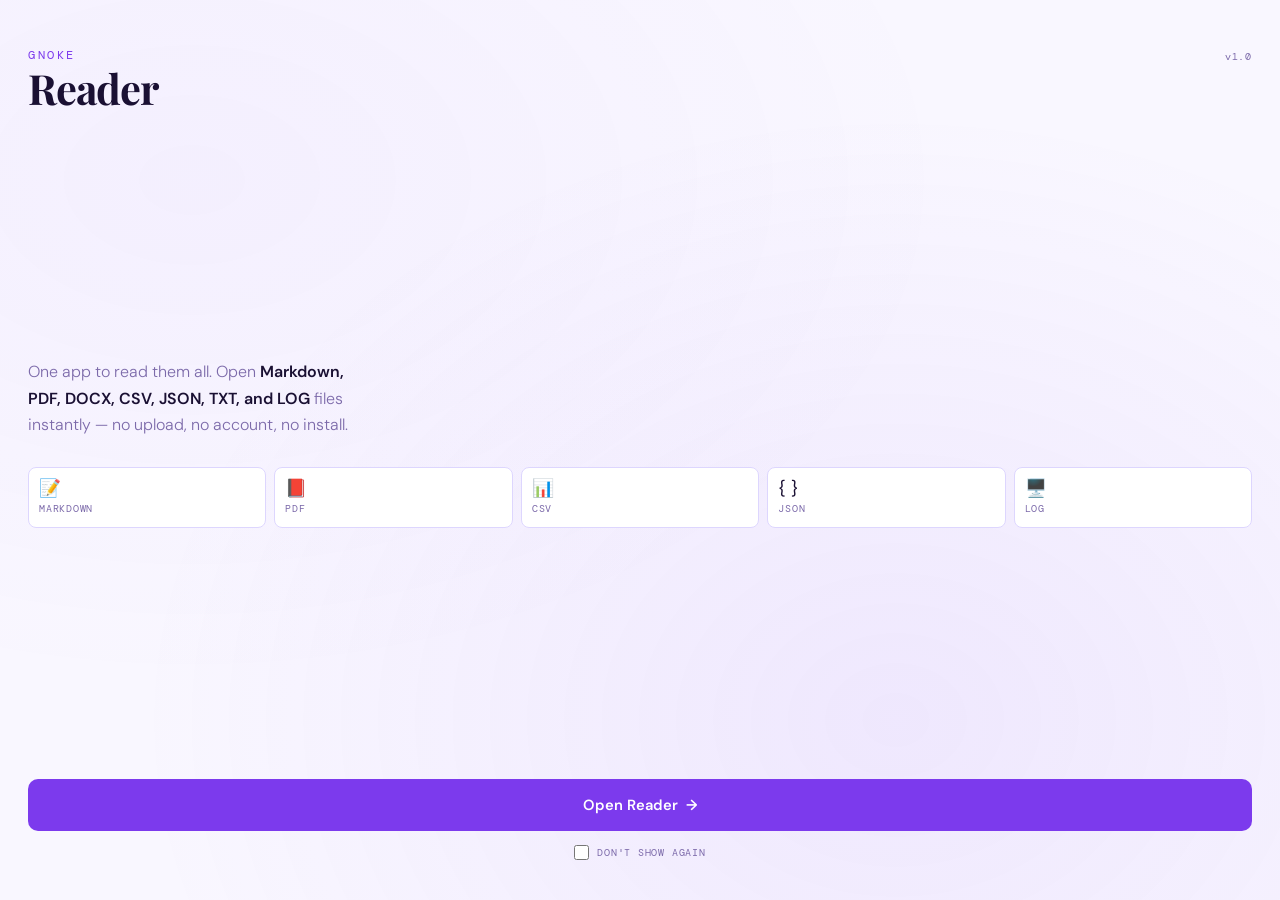
<file: index.html>
<!DOCTYPE html>
<html lang="en">
<head>
  <meta charset="UTF-8" />
  <meta name="viewport" content="width=device-width, initial-scale=1.0, viewport-fit=cover" />
  <title>Gnoke Reader</title>

  <link rel="preconnect" href="https://fonts.googleapis.com" />
  <link rel="preconnect" href="https://fonts.gstatic.com" crossorigin />
  <link href="https://fonts.googleapis.com/css2?family=DM+Mono:wght@400;500&family=Playfair+Display:wght@700&family=DM+Sans:wght@300;400;600&display=swap" rel="stylesheet" />

  <link rel="icon"             type="image/png" href="global.png" />
  <link rel="apple-touch-icon" href="global.png" />
  <link rel="manifest"         href="manifest.json" />

  <script>if ('serviceWorker' in navigator) navigator.serviceWorker.register('sw.js');</script>

  <style>
    *, *::before, *::after { box-sizing: border-box; margin: 0; padding: 0; }
    :root {
      --bg:      #f9f7ff;
      --text:    #1a1033;
      --muted:   #7c6aaa;
      --accent:  #7c3aed;
      --border:  #ddd6fe;
      --surface: #ffffff;
      --font-sans:    'DM Sans', sans-serif;
      --font-mono:    'DM Mono', monospace;
      --font-display: 'Playfair Display', serif;
    }
    html, body { width:100%; height:100dvh; background:var(--bg); color:var(--text); font-family:var(--font-sans); overflow:hidden; -webkit-font-smoothing:antialiased; }

    .bg-layer {
      position:fixed; inset:0; z-index:0; pointer-events:none;
      background:
        radial-gradient(ellipse at 70% 80%, color-mix(in srgb, var(--accent) 8%, transparent) 0%, transparent 60%),
        radial-gradient(ellipse at 15% 20%, color-mix(in srgb, var(--accent) 4%, transparent) 0%, transparent 50%);
    }
    .page { position:relative; z-index:1; width:100%; height:100dvh; display:flex; flex-direction:column; justify-content:space-between; padding:48px 28px 40px; }

    .version { position:absolute; top:50px; right:28px; font-family:var(--font-mono); font-size:.62rem; letter-spacing:.08em; color:var(--muted); opacity:0; animation:up .5s ease .05s forwards; }

    .top { display:flex; flex-direction:column; gap:4px; opacity:0; animation:up .5s ease .1s forwards; }
    .gnoke-label { font-family:var(--font-mono); font-size:.72rem; letter-spacing:.22em; text-transform:uppercase; color:var(--accent); }
    .app-name    { font-family:var(--font-display); font-size:2.6rem; font-weight:700; letter-spacing:-.03em; line-height:1; color:var(--text); }

    .mid { display:flex; flex-direction:column; gap:28px; opacity:0; animation:up .5s ease .25s forwards; }
    .desc { font-size:1rem; font-weight:300; color:var(--muted); line-height:1.65; max-width:320px; }
    .desc strong { color:var(--text); font-weight:600; }

    .pillars { display:flex; gap:8px; }
    .pillar { flex:1; background:var(--surface); border:1px solid var(--border); border-radius:8px; padding:12px 10px; display:flex; flex-direction:column; gap:5px; }
    .pillar-icon  { font-size:1.1rem; line-height:1; }
    .pillar-label { font-family:var(--font-mono); font-size:.6rem; letter-spacing:.08em; text-transform:uppercase; color:var(--muted); }

    .bottom { display:flex; flex-direction:column; gap:14px; opacity:0; animation:up .5s ease .4s forwards; }
    .enter-btn { display:flex; align-items:center; justify-content:center; gap:8px; width:100%; padding:16px; background:var(--accent); color:#fff; font-family:var(--font-sans); font-size:.92rem; font-weight:600; border:none; border-radius:10px; cursor:pointer; text-decoration:none; transition:opacity .15s, transform .15s; }
    .enter-btn:active { opacity:.88; transform:scale(.98); }
    .arrow { transition:transform .2s; display:inline-block; }
    .enter-btn:hover .arrow { transform:translateX(4px); }

    .skip-row { display:flex; align-items:center; justify-content:center; gap:8px; }
    .skip-row input { width:15px; height:15px; accent-color:var(--accent); cursor:pointer; }
    .skip-row label { font-family:var(--font-mono); font-size:.62rem; letter-spacing:.08em; text-transform:uppercase; color:var(--muted); cursor:pointer; user-select:none; }

    body.out { animation:fadeOut .28s ease forwards; }
    @keyframes fadeOut { to { opacity:0; } }
    @keyframes up { from { opacity:0; transform:translateY(12px); } to { opacity:1; transform:translateY(0); } }
  </style>
</head>
<body>

<div class="bg-layer"></div>
<span class="version">v1.0</span>

<div class="page">

  <div class="top">
    <span class="gnoke-label">Gnoke</span>
    <span class="app-name">Reader</span>
  </div>

  <div class="mid">
    <p class="desc">
      One app to read them all.
      Open <strong>Markdown, PDF, DOCX, CSV, JSON, TXT, and LOG</strong> files
      instantly — no upload, no account, no install.
    </p>
    <div class="pillars">
      <div class="pillar"><span class="pillar-icon">📝</span><span class="pillar-label">Markdown</span></div>
      <div class="pillar"><span class="pillar-icon">📕</span><span class="pillar-label">PDF</span></div>
      <div class="pillar"><span class="pillar-icon">📊</span><span class="pillar-label">CSV</span></div>
      <div class="pillar"><span class="pillar-icon">{ }</span><span class="pillar-label">JSON</span></div>
      <div class="pillar"><span class="pillar-icon">🖥️</span><span class="pillar-label">Log</span></div>
    </div>
  </div>

  <div class="bottom">
    <a class="enter-btn" href="main/" onclick="go(event)">
      Open Reader <span class="arrow">→</span>
    </a>
    <div class="skip-row">
      <input type="checkbox" id="skip" />
      <label for="skip">Don't show again</label>
    </div>
  </div>

</div>

<script>
  const KEY = 'gnoke_reader_skip_intro';
  if (localStorage.getItem(KEY) === '1') window.location.replace('main/');
  function go(e) {
    e.preventDefault();
    if (document.getElementById('skip').checked) localStorage.setItem(KEY, '1');
    document.body.classList.add('out');
    setTimeout(() => window.location.href = 'main/', 280);
  }
</script>
</body>
</html>
</file>
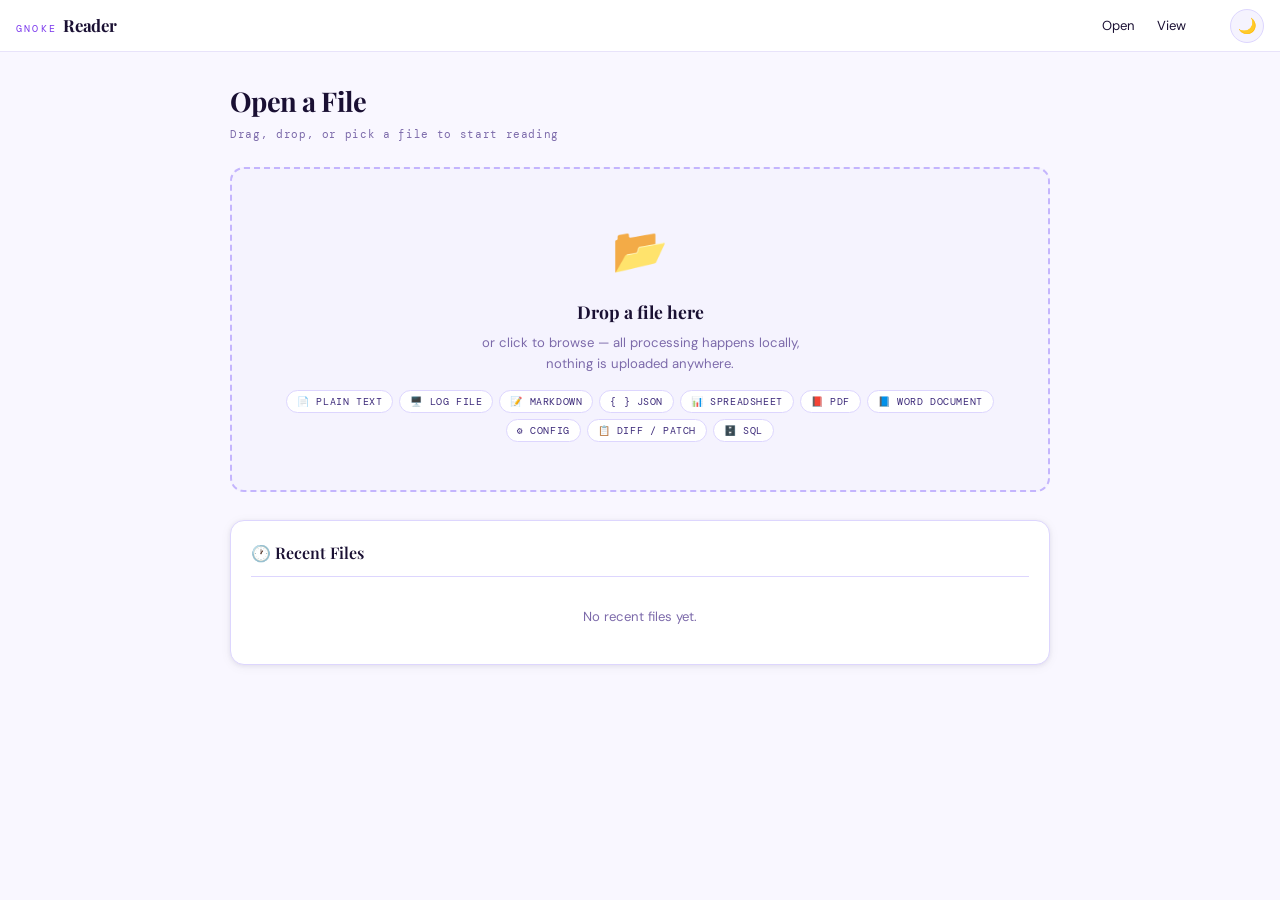
<file: main/index.html>
<!DOCTYPE html>
<html lang="en">
<head>
  <meta charset="UTF-8" />
  <meta name="viewport" content="width=device-width, initial-scale=1.0, viewport-fit=cover" />
  <title>Gnoke Reader</title>

  <link rel="preconnect" href="https://fonts.googleapis.com" />
  <link rel="preconnect" href="https://fonts.gstatic.com" crossorigin />
  <link href="https://fonts.googleapis.com/css2?family=DM+Mono:wght@400;500&family=Playfair+Display:wght@700&family=DM+Sans:wght@300;400;600&display=swap" rel="stylesheet" />

  <link rel="icon"             type="image/png" href="../global.png" />
  <link rel="apple-touch-icon" href="../global.png" />
  <link rel="manifest"         href="../manifest.json" />

  <link rel="stylesheet" href="../style.css" />
  <link rel="stylesheet" href="../readers.css" />

  <script>
    if ('serviceWorker' in navigator) {
      navigator.serviceWorker.register('../sw.js');
    }
  </script>
</head>
<body>


<!-- ════════════════════════════════════════
     TOPBAR
     ════════════════════════════════════════ -->
<div id="topbar">

  <button id="hamburger" title="Menu">&#9776;</button>

  <a id="brand" href="../" title="Gnoke Reader home">
    <span id="brand-gnoke">Gnoke</span>
    <span id="brand-app">Reader</span>
  </a>

  <span id="context-info"></span>
  <div class="topbar-spacer"></div>

  <div class="menu-group" id="menu-group">
    <div class="menu">
      <button class="menu-btn">Open</button>
      <div class="menu-content">
        <button id="btn-open-file">📂 Open File…</button>
      </div>
    </div>
    <div class="menu">
      <button class="menu-btn">View</button>
      <div class="menu-content">
        <button onclick="loadPage('home-page')">🏠 Home</button>
        <button onclick="loadPage('about-page')">ℹ️ About</button>
      </div>
    </div>
  </div>

  <div id="topbar-right">
    <span id="status-chip"></span>
    <button class="icon-btn" id="theme-toggle" title="Toggle theme">🌙</button>
  </div>

</div>


<!-- ════════════════════════════════════════
     PAGES
     ════════════════════════════════════════ -->
<main class="pages">


  <!-- ── HOME PAGE ── -->
  <section id="home-page" class="page active">
    <div class="page-content">

      <div class="page-header">
        <div>
          <h1>Open a File</h1>
          <p class="sub">Drag, drop, or pick a file to start reading</p>
        </div>
      </div>

      <!-- Drop zone -->
      <div class="drop-zone" id="drop-zone" style="margin-bottom:28px;">
        <input type="file" id="file-input"
               accept=".md,.markdown,.txt,.me,.log,.json,.geojson,.jsonl,.csv,.tsv,.pdf,.docx,.ini,.cfg,.conf,.toml,.env,.diff,.patch,.sql" />
        <span class="drop-icon">📂</span>
        <div class="drop-title">Drop a file here</div>
        <div class="drop-sub">
          or click to browse — all processing happens locally,<br>nothing is uploaded anywhere.
        </div>
        <div class="drop-formats" id="format-tags"></div>
      </div>

      <!-- Recent files -->
      <div class="form-card">
        <h2 class="card-title">🕐 Recent Files</h2>
        <div id="recent-list"></div>
      </div>

    </div>
  </section>


  <!-- ── READER PAGE ── -->
  <section id="reader-page" class="page">

    <!-- Toolbar -->
    <div class="reader-toolbar">
      <div class="reader-toolbar-left">
        <span class="reader-format-badge" id="reader-format-badge">—</span>
        <span class="reader-filename"     id="reader-filename">—</span>
      </div>
      <div class="reader-toolbar-right">
        <!-- Search -->
        <div class="reader-search-wrap">
          <span style="color:var(--muted);font-size:.82rem;">🔍</span>
          <input type="search" id="search-input" placeholder="Find in file…" autocomplete="off" />
          <button class="font-btn" id="btn-search-prev" title="Previous match" style="width:20px;height:20px;font-size:.65rem;">↑</button>
          <button class="font-btn" id="btn-search-next" title="Next match" style="width:20px;height:20px;font-size:.65rem;">↓</button>
          <span class="reader-search-count" id="search-count"></span>
        </div>
        <!-- Convert to PDF -->
        <button class="font-btn" id="btn-convert-pdf" title="Convert to PDF" style="font-size:.72rem;width:auto;padding:0 10px;border-radius:6px;">⬇ PDF</button>
        <!-- Open another file -->
        <button class="font-btn" id="btn-open-file-reader" title="Open another file"
                onclick="document.getElementById('file-input').click()" style="font-size:.75rem;">📂</button>
        <!-- Close -->
        <button class="reader-close-btn" id="btn-reader-close" title="Close file">✕</button>
      </div>
    </div>

    <!-- Scrollable content -->
    <div class="reader-content">
      <div id="reader-body" class="reader-body"></div>
    </div>

  </section>


  <!-- ── ABOUT PAGE ── -->
  <section id="about-page" class="page">
    <div class="page-content" style="max-width:600px;">

      <div class="page-header">
        <div>
          <h1>About Reader</h1>
          <p class="sub">Gnoke Suite · v1.1.0</p>
        </div>
        <div style="display:flex;gap:8px;align-items:center;">
          <button class="btn btn-ghost btn-sm" onclick="loadPage('home-page')">← Back</button>
          <button class="btn btn-ghost btn-sm" id="btn-check-update">🔄 Update</button>
        </div>
      </div>

      <div class="form-card" style="margin-bottom:16px;">
        <h2 class="card-title">What It Does</h2>
        <p class="hint">
          Gnoke Reader is a <strong>universal offline document viewer</strong>.
          Open any supported file and read it beautifully — no upload, no account, no server.
          All processing happens inside your browser using local JavaScript.
        </p>
      </div>

      <div class="form-card" style="margin-bottom:16px;">
        <h2 class="card-title">⚙️ Under The Hood</h2>
        <table class="about-table">
          <tbody id="about-tech-table"></tbody>
        </table>
      </div>

      <div class="form-card" style="margin-bottom:16px;">
        <h2 class="card-title">Adding a New Format</h2>
        <p class="hint" style="margin-bottom:12px;">
          Every format is a self-contained plugin in <code>js/readers/</code>.
          To add a new format:
        </p>
        <ol style="padding-left:1.4em;line-height:2;font-size:.84rem;color:var(--text2);">
          <li>Create <code>js/readers/yourformat.js</code></li>
          <li>Call <code>ReaderRegistry.register({ extensions, label, icon, lib, render })</code></li>
          <li>Add one <code>&lt;script&gt;</code> tag in <code>main/index.html</code></li>
          <li>Done — zero other files change</li>
        </ol>
      </div>

      <div class="form-card">
        <h2 class="card-title">Privacy</h2>
        <p class="hint">
          No tracking. No telemetry. No ads. Files never leave your device.
          Recent file metadata (name and date only — never content) is stored in
          <code>localStorage</code> on your device.
        </p>
      </div>

    </div>
  </section>


</main><!-- /pages -->


<!-- ════════════════════════════════════════
     MOBILE DRAWER
     ════════════════════════════════════════ -->
<div id="drawer-overlay"></div>
<nav id="drawer">
  <div id="drawer-header">
    <div id="drawer-brand">
      <span id="drawer-gnoke">Gnoke</span>
      <span id="drawer-app">Reader</span>
    </div>
    <button id="drawer-close">✕</button>
  </div>

  <div class="drawer-section">File</div>
  <button class="drawer-btn" onclick="document.getElementById('file-input').click(); Drawer.close();">📂 Open File…</button>

  <div class="drawer-section">Navigate</div>
  <button class="drawer-btn" onclick="loadPage('home-page'); Drawer.close();">🏠 Home</button>
  <button class="drawer-btn" onclick="loadPage('about-page'); Drawer.close();">ℹ️ About</button>
</nav>


<div id="toast"></div>

<!-- ════════════════════════════════════════
     SCRIPTS — load order matters
     ════════════════════════════════════════ -->
<script src="../js/state.js"></script>
<script src="../js/theme.js"></script>
<script src="../js/ui.js"></script>
<script src="../js/reader-core.js"></script>

<!-- Format plugins — each self-registers via ReaderRegistry.register() -->
<script src="../js/readers/txt.js"></script>
<script src="../js/readers/log.js"></script>
<script src="../js/readers/md.js"></script>
<script src="../js/readers/json.js"></script>
<script src="../js/readers/csv.js"></script>
<script src="../js/readers/pdf.js"></script>
<script src="../js/readers/docx.js"></script>
<script src="../js/readers/ini.js"></script>
<script src="../js/readers/env.js"></script>
<script src="../js/readers/diff.js"></script>
<script src="../js/readers/sql.js"></script>

<script src="../js/converter.js"></script>
<script src="../js/app.js"></script>

<script>
/* ── Update — clear cache + unregister SW + hard reload ── */
async function applyUpdate() {
  const btn = document.getElementById('btn-check-update');
  if (!btn) return;
  btn.disabled    = true;
  btn.textContent = '⏳ Clearing cache…';
  try {
    const keys = await caches.keys();
    await Promise.all(keys.map(k => caches.delete(k)));
    if ('serviceWorker' in navigator) {
      const reg = await navigator.serviceWorker.getRegistration();
      if (reg) await reg.unregister();
    }
  } catch (e) { console.warn('[update] cache clear failed', e); }
  btn.textContent = '⏳ Reloading…';
  location.reload(true);
}
document.addEventListener('DOMContentLoaded', () => {
  document.getElementById('btn-check-update')
    ?.addEventListener('click', applyUpdate);
});
</script>

</body>
</html>
</file>
<file: style.css>
/* ══════════════════════════════════════════════════════════════════════════
   style.css — Gnoke Reader
   Accent: Amethyst violet #7c3aed — knowledge, reading, library
   Topbar: warm white — calm and focused reading environment
   Copyright © 2026 Edmund Sparrow — GNU GPL v3
   ══════════════════════════════════════════════════════════════════════════ */

/* ── 1. TOKENS ──────────────────────────────────────────────────────────── */
:root {
  --bg:        #f9f7ff;
  --bg2:       #f0ecfd;
  --surface:   #ffffff;
  --surface2:  #f5f3fe;
  --surface3:  #ede9fb;

  --text:      #1a1033;
  --text2:     #3d2b7a;
  --muted:     #7c6aaa;

  --border:    #ddd6fe;
  --border2:   #c4b5fd;

  --accent:    #7c3aed;
  --accent-dk: #6d28d9;
  --accent-lt: #ede9fe;
  --accent-txt:#4c1d95;
  --accent-dim:color-mix(in srgb, #7c3aed 10%, transparent);

  --green:     #1a6647;
  --green-lt:  #d4f0e4;
  --red:       #b03030;
  --red-lt:    #fde8e8;
  --danger:    #dc2626;

  --topbar-bg:    #ffffff;
  --topbar-bdr:   #e8e3fa;
  --topbar-txt:   #1a1033;
  --topbar-muted: #7c6aaa;
  --topbar-h:     52px;

  --font-sans:    'DM Sans', system-ui, sans-serif;
  --font-mono:    'DM Mono', monospace;
  --font-display: 'Playfair Display', serif;

  --radius:       10px;
  --radius-lg:    14px;
  --shadow:       0 1px 4px rgba(26,16,51,.07), 0 2px 12px rgba(26,16,51,.05);
  --shadow-lg:    0 4px 24px rgba(26,16,51,.14);
  --transition:   0.18s ease;
}

[data-theme="dark"] {
  --bg:        #0e0a1a;
  --bg2:       #130f22;
  --surface:   #1a1430;
  --surface2:  #221a3c;
  --surface3:  #2a2048;

  --text:      #ede9fe;
  --text2:     #c4b5fd;
  --muted:     #7c6aaa;

  --border:    #2a2048;
  --border2:   #3d2b7a;

  --accent-lt: #1e1538;
  --accent-txt:#c4b5fd;
  --accent-dim:color-mix(in srgb, #7c3aed 18%, transparent);

  --green:     #2a9e6a;
  --green-lt:  #0d2c20;
  --red:       #e05252;
  --red-lt:    #2c0f0f;

  --topbar-bg:    #130f22;
  --topbar-bdr:   #2a2048;
  --topbar-txt:   #ede9fe;
  --topbar-muted: #7c6aaa;
}

/* ── 2. RESET ───────────────────────────────────────────────────────────── */
*, *::before, *::after { box-sizing: border-box; margin: 0; padding: 0; }
html { scroll-behavior: smooth; overflow-x: hidden; }
body {
  font-family: var(--font-sans);
  background: var(--bg); color: var(--text);
  line-height: 1.55; min-height: 100dvh;
  -webkit-font-smoothing: antialiased;
  overflow: hidden; display: flex; flex-direction: column;
  transition: background .2s, color .2s;
}
a { text-decoration: none; color: inherit; }
input, select, textarea, button { font-family: var(--font-sans); font-size: inherit; }

/* ── 3. LOADING OVERLAY ─────────────────────────────────────────────────── */
#loading-overlay {
  position: fixed; inset: 0; background: var(--bg);
  display: flex; align-items: center; justify-content: center;
  flex-direction: column; gap: 16px; z-index: 999;
}
.loader-dots { display: flex; gap: 6px; }
.loader-dot {
  width: 9px; height: 9px; border-radius: 50%;
  background: var(--accent); animation: blink 1.2s infinite;
}
.loader-dot:nth-child(2) { animation-delay: .2s; }
.loader-dot:nth-child(3) { animation-delay: .4s; }
@keyframes blink {
  0%,80%,100% { opacity:.2; transform:scale(.8); }
  40%         { opacity:1;  transform:scale(1); }
}
.loader-text {
  font-family: var(--font-mono); font-size: .7rem;
  letter-spacing: .12em; text-transform: uppercase; color: var(--muted);
}

/* ── 4. TOPBAR ──────────────────────────────────────────────────────────── */
#topbar {
  height: var(--topbar-h);
  background: var(--topbar-bg);
  border-bottom: 1px solid var(--topbar-bdr);
  display: flex; align-items: center;
  gap: 10px; padding: 0 16px;
  flex-shrink: 0; z-index: 100;
  transition: background .2s;
}

#hamburger {
  width: 34px; height: 34px; border-radius: 50%;
  border: 1px solid var(--border);
  background: var(--surface2); color: var(--topbar-txt);
  font-size: 16px; cursor: pointer;
  display: none; align-items: center; justify-content: center;
  transition: border-color var(--transition);
}
#hamburger:hover { border-color: var(--accent); }

#brand {
  display: flex; align-items: baseline; gap: 6px;
  text-decoration: none; flex-shrink: 0; cursor: pointer;
}
#brand-gnoke {
  font-family: var(--font-mono); font-size: .62rem;
  letter-spacing: .22em; text-transform: uppercase; color: var(--accent);
}
#brand-app {
  font-family: var(--font-display); font-size: 1.05rem;
  font-weight: 700; color: var(--topbar-txt); letter-spacing: -.01em;
}

#context-info {
  font-family: var(--font-mono); font-size: .68rem;
  letter-spacing: .04em; color: var(--topbar-muted); margin-left: 4px;
  overflow: hidden; text-overflow: ellipsis; white-space: nowrap;
  max-width: 180px;
}

.topbar-spacer { flex: 1; }

.menu-group { display: flex; gap: 2px; }
.menu { position: relative; }
.menu-btn {
  background: transparent; border: none;
  color: var(--topbar-txt); font-family: var(--font-sans);
  font-size: .82rem; padding: 6px 10px; cursor: pointer;
  border-radius: 5px; transition: background var(--transition), color var(--transition);
}
.menu-btn:hover { background: var(--accent-dim); color: var(--accent); }
.menu-content {
  display: none; position: absolute; top: calc(100% + 6px); left: 0;
  background: var(--surface); border: 1px solid var(--border);
  border-radius: 8px; min-width: 160px;
  box-shadow: 0 8px 24px rgba(0,0,0,.12);
  padding: 4px; z-index: 200;
}
.menu:hover .menu-content,
.menu:focus-within .menu-content { display: flex; flex-direction: column; }
.menu-content button, .menu-content a {
  background: none; border: none; text-align: left;
  padding: 8px 12px; font-family: var(--font-sans);
  font-size: .82rem; color: var(--text); cursor: pointer;
  border-radius: 5px; display: block; text-decoration: none;
  transition: background var(--transition);
}
.menu-content button:hover,
.menu-content a:hover { background: var(--accent-dim); color: var(--accent); }
.menu-content hr { border: none; border-top: 1px solid var(--border); margin: 4px 0; }

#topbar-right { display: flex; align-items: center; gap: 6px; flex-shrink: 0; }

#status-chip {
  font-family: var(--font-mono); font-size: .6rem;
  letter-spacing: .1em; text-transform: uppercase;
  background: var(--surface2); color: var(--topbar-muted);
  border: 1px solid var(--border);
  padding: 3px 8px; border-radius: 20px;
  opacity: 0; transition: opacity .3s; pointer-events: none;
}
#status-chip.show { opacity: 1; }

.icon-btn {
  width: 34px; height: 34px; border-radius: 50%;
  border: 1px solid var(--border); background: var(--surface2);
  color: var(--topbar-txt); cursor: pointer; font-size: 15px;
  display: flex; align-items: center; justify-content: center;
  transition: border-color var(--transition), background var(--transition);
}
.icon-btn:hover { border-color: var(--accent); background: var(--accent-dim); color: var(--accent); }

/* ── 5. PAGES ────────────────────────────────────────────────────────────── */
.pages { flex: 1; overflow: hidden; position: relative; }
.page  { position: absolute; inset: 0; overflow-y: auto; display: none; }
.page.active { display: block; animation: fadeUp .22s ease forwards; }

@keyframes fadeUp {
  from { opacity: 0; transform: translateY(8px); }
  to   { opacity: 1; transform: translateY(0); }
}

.page-content { max-width: 860px; margin: 0 auto; padding: 28px 20px 60px; }

.page-header {
  display: flex; align-items: flex-start;
  justify-content: space-between; gap: 16px;
  margin-bottom: 24px; flex-wrap: wrap;
}
.page-header h1 {
  font-family: var(--font-display);
  font-size: 1.7rem; font-weight: 700;
  color: var(--text); letter-spacing: -.02em;
}
.page-header .sub {
  font-family: var(--font-mono); font-size: .68rem;
  letter-spacing: .06em; color: var(--muted); margin-top: 4px;
}

/* ── 6. CARDS ────────────────────────────────────────────────────────────── */
.card-grid {
  display: grid;
  grid-template-columns: repeat(auto-fit, minmax(280px, 1fr));
  gap: 16px;
}
.form-card {
  background: var(--surface); border: 1px solid var(--border);
  border-radius: var(--radius-lg); padding: 20px;
  box-shadow: var(--shadow);
}
.card-title {
  font-family: var(--font-display); font-size: 1rem;
  font-weight: 600; color: var(--text);
  margin-bottom: 14px; padding-bottom: 10px;
  border-bottom: 1px solid var(--border);
}
.hint { font-size: .82rem; font-weight: 300; color: var(--muted); line-height: 1.65; }
.hint strong { color: var(--text); font-weight: 600; }

/* ── 7. BUTTONS ──────────────────────────────────────────────────────────── */
.btn {
  padding: 9px 16px; border-radius: 8px; border: none;
  font-family: var(--font-sans); font-size: .82rem; font-weight: 600;
  cursor: pointer; display: inline-flex; align-items: center; gap: 6px;
  transition: opacity var(--transition), transform var(--transition), background var(--transition);
  white-space: nowrap;
}
.btn:active { opacity: .85; transform: scale(.98); }

.btn-primary { background: var(--accent); color: #fff; }
.btn-primary:hover { background: var(--accent-dk); }
.btn-ghost { background: transparent; color: var(--text); border: 1px solid var(--border); }
.btn-ghost:hover { border-color: var(--accent); color: var(--accent); }
.btn-danger { background: var(--danger); color: #fff; }
.btn-outline { background: transparent; color: var(--accent); border: 1.5px solid var(--accent); }
.btn-outline:hover { background: var(--accent-lt); }
.btn-sm { padding: 6px 12px; font-size: .76rem; }

/* ── 8. FORM ELEMENTS ────────────────────────────────────────────────────── */
label {
  display: block; font-family: var(--font-mono);
  font-size: .68rem; font-weight: 500; letter-spacing: .08em;
  text-transform: uppercase; color: var(--text2); margin-bottom: 5px;
}
input[type="text"],
input[type="search"],
input[type="number"],
textarea, select {
  width: 100%; padding: 8px 12px;
  border: 1.5px solid var(--border); border-radius: 8px;
  background: var(--surface); color: var(--text);
  font-size: .88rem; font-family: var(--font-sans);
  transition: border-color var(--transition), box-shadow var(--transition);
}
input:focus, textarea:focus, select:focus {
  outline: none; border-color: var(--accent);
  box-shadow: 0 0 0 3px var(--accent-lt);
}
input::placeholder { color: var(--muted); }
[data-theme="dark"] input,
[data-theme="dark"] textarea,
[data-theme="dark"] select {
  background: var(--surface2); border-color: var(--border2);
}

/* ── 9. TABLES (generic) ─────────────────────────────────────────────────── */
.about-table { width: 100%; border-collapse: collapse; font-size: .8rem; }
.about-table td { padding: 7px 0; border-bottom: 1px solid var(--border); color: var(--muted); }
.about-table td:first-child { font-family: var(--font-mono); font-size: .72rem; color: var(--text); width: 40%; }
.about-table tr:last-child td { border-bottom: none; }

/* ── 10. MODALS ──────────────────────────────────────────────────────────── */
.modal-overlay {
  position: fixed; inset: 0; z-index: 300;
  background: rgba(0,0,0,.4);
  display: none; align-items: center; justify-content: center; padding: 20px;
}
.modal-overlay.show { display: flex; }
.modal {
  background: var(--surface); border: 1px solid var(--border);
  border-radius: var(--radius-lg); width: 100%; max-width: 420px;
  padding: 20px; box-shadow: 0 16px 48px rgba(0,0,0,.18);
}
.modal-head { display: flex; align-items: center; justify-content: space-between; margin-bottom: 14px; }
.modal-head h3 { font-size: .95rem; font-weight: 600; }
.modal-close { background: none; border: none; font-size: 1rem; cursor: pointer; color: var(--muted); padding: 2px 6px; border-radius: 4px; }
.modal-close:hover { color: var(--text); }
.modal-body { font-size: .84rem; color: var(--muted); line-height: 1.6; margin-bottom: 14px; }
.modal-actions { display: flex; justify-content: flex-end; gap: 8px; margin-top: 14px; }

/* ── 11. TOAST ───────────────────────────────────────────────────────────── */
#toast {
  position: fixed; bottom: 28px; left: 50%;
  transform: translateX(-50%) translateY(12px);
  background: var(--text); color: var(--bg);
  font-family: var(--font-mono); font-size: .72rem; letter-spacing: .04em;
  padding: 10px 18px; border-radius: 24px;
  opacity: 0; pointer-events: none;
  transition: opacity .2s, transform .2s;
  white-space: nowrap; z-index: 999;
}
#toast.show { opacity: 1; transform: translateX(-50%) translateY(0); }
#toast.err  { background: var(--danger); color: #fff; }
#toast.ok   { background: var(--green);  color: #fff; }

/* ── 12. MOBILE DRAWER ───────────────────────────────────────────────────── */
#drawer-overlay {
  display: none; position: fixed; inset: 0;
  background: rgba(0,0,0,.4); z-index: 150;
}
#drawer-overlay.open { display: block; }
#drawer {
  position: fixed; top: 0; left: 0; bottom: 0;
  width: 270px; background: var(--topbar-bg); z-index: 160;
  border-right: 1px solid var(--topbar-bdr);
  transform: translateX(-100%); transition: transform .28s ease;
  display: flex; flex-direction: column; overflow-y: auto;
}
#drawer.open { transform: translateX(0); }
#drawer-header {
  display: flex; align-items: center; justify-content: space-between;
  padding: 16px 16px 12px; border-bottom: 1px solid var(--topbar-bdr);
}
#drawer-brand { display: flex; align-items: baseline; gap: 6px; }
#drawer-gnoke { font-family: var(--font-mono); font-size: .62rem; letter-spacing: .22em; text-transform: uppercase; color: var(--accent); }
#drawer-app   { font-family: var(--font-display); font-size: 1rem; font-weight: 700; color: var(--topbar-txt); }
#drawer-close { background: none; border: none; color: var(--topbar-muted); font-size: 1rem; cursor: pointer; padding: 4px 8px; transition: color var(--transition); }
#drawer-close:hover { color: var(--topbar-txt); }
.drawer-section { font-family: var(--font-mono); font-size: .58rem; letter-spacing: .14em; text-transform: uppercase; color: var(--topbar-muted); padding: 16px 16px 6px; }
.drawer-btn { background: none; border: none; text-align: left; width: 100%; padding: 10px 16px; font-family: var(--font-sans); font-size: .86rem; color: var(--topbar-txt); cursor: pointer; transition: background var(--transition), color var(--transition); }
.drawer-btn:hover { background: var(--accent-dim); color: var(--accent); }
.drawer-btn.active { color: var(--accent); font-weight: 600; background: var(--accent-dim); }

/* ── 13. RESPONSIVE ──────────────────────────────────────────────────────── */
@media (max-width: 640px) {
  #hamburger    { display: flex; }
  .menu-group   { display: none; }
  #context-info { max-width: 120px; }
  .page-content { padding: 18px 14px 60px; }
  .card-grid    { grid-template-columns: 1fr; }
  .page-header h1 { font-size: 1.4rem; }
}
@media (min-width: 641px) {
  #hamburger { display: none; }
  #drawer, #drawer-overlay { display: none !important; }
}
@media (display-mode: standalone) {
  #topbar { padding-top: env(safe-area-inset-top); height: calc(var(--topbar-h) + env(safe-area-inset-top)); }
}
</file>
<file: readers.css>
/* ══════════════════════════════════════════════════════════════════════════
   reader.css — Gnoke Reader
   All document rendering typography lives here.
   Loaded only by main/index.html — never by splash or other pages.
   ══════════════════════════════════════════════════════════════════════════ */

/* ── Reader page layout ── */
#reader-page {
  display: none;         /* shown by ReaderCore when file is open */
  flex-direction: column;
}
#reader-page.active {
  display: flex;
}

/* ── Reader toolbar (inside the page, below topbar) ── */
.reader-toolbar {
  display: flex;
  align-items: center;
  gap: 8px;
  padding: 8px 16px;
  background: var(--surface);
  border-bottom: 1px solid var(--border);
  flex-shrink: 0;
  flex-wrap: wrap;
  z-index: 50;
}
.reader-toolbar-left  { display: flex; align-items: center; gap: 8px; flex: 1; min-width: 0; }
.reader-toolbar-right { display: flex; align-items: center; gap: 6px; flex-shrink: 0; }

.reader-filename {
  font-family: var(--font-mono);
  font-size: .72rem; letter-spacing: .04em;
  color: var(--text); font-weight: 600;
  white-space: nowrap; overflow: hidden; text-overflow: ellipsis;
  max-width: 220px;
}

.reader-format-badge {
  font-family: var(--font-mono);
  font-size: .58rem; letter-spacing: .1em; text-transform: uppercase;
  background: var(--accent-lt); color: var(--accent);
  padding: 2px 7px; border-radius: 999px; flex-shrink: 0;
}

/* Search box */
.reader-search-wrap {
  display: flex; align-items: center; gap: 6px;
  background: var(--surface2); border: 1.5px solid var(--border);
  border-radius: 20px; padding: 4px 10px;
  transition: border-color var(--transition);
}
.reader-search-wrap:focus-within { border-color: var(--accent); }
.reader-search-wrap input {
  border: none; background: transparent; color: var(--text);
  font-size: .78rem; width: 140px; outline: none; padding: 0;
}
.reader-search-wrap input::placeholder { color: var(--muted); }
.reader-search-count {
  font-family: var(--font-mono); font-size: .62rem;
  color: var(--muted); white-space: nowrap;
}

/* Font size controls */
.font-btn {
  width: 28px; height: 28px; border-radius: 50%;
  border: 1px solid var(--border); background: var(--surface2);
  color: var(--text2); cursor: pointer; font-size: .8rem;
  display: flex; align-items: center; justify-content: center;
  transition: all var(--transition); flex-shrink: 0;
}
.font-btn:hover { border-color: var(--accent); color: var(--accent); background: var(--accent-lt); }

/* Close reader button */
.reader-close-btn {
  width: 28px; height: 28px; border-radius: 50%;
  border: 1px solid var(--border); background: transparent;
  color: var(--muted); cursor: pointer; font-size: .9rem;
  display: flex; align-items: center; justify-content: center;
  transition: all var(--transition); flex-shrink: 0;
}
.reader-close-btn:hover { border-color: var(--danger); color: var(--danger); background: var(--red-lt); }

/* ── Content area ── */
.reader-content {
  flex: 1; overflow-y: auto; overflow-x: hidden;
  padding: 32px 20px 60px;
  background: var(--bg);
}

/* Max width for comfortable reading.
   font-size is set dynamically by _applyFontSize() in reader-core.js.
   All format bodies inherit from here — do not set font-size on them directly. */
.reader-body {
  max-width: 700px;
  margin: 0 auto;
  font-size: 16px;           /* default — JS overrides this via style.fontSize */
  line-height: 1.75;
  color: var(--text);
  word-break: break-word;
  overflow-wrap: break-word;
}

/* ── Search highlight ── */
mark.search-hit {
  background: #fde68a; color: #1a1033;
  border-radius: 2px; padding: 0 1px;
}
[data-theme="dark"] mark.search-hit {
  background: #78350f; color: #fef3c7;
}
mark.search-hit.current {
  background: var(--accent); color: #fff;
}

/* ════════════════════════════════════
   MARKDOWN / DOCX rendered content
   ════════════════════════════════════ */
.reader-body h1, .reader-body h2, .reader-body h3,
.reader-body h4, .reader-body h5, .reader-body h6 {
  font-family: var(--font-display);
  font-weight: 700; line-height: 1.25;
  color: var(--text); margin: 1.6em 0 .6em;
}
.reader-body h1 { font-size: 2rem;   border-bottom: 2px solid var(--border); padding-bottom: .3em; margin-top: .6em; }
.reader-body h2 { font-size: 1.5rem; border-bottom: 1px solid var(--border); padding-bottom: .2em; }
.reader-body h3 { font-size: 1.2rem; }
.reader-body h4 { font-size: 1rem; }

.reader-body p  { margin: .9em 0; }

.reader-body a  { color: var(--accent); text-decoration: underline; word-break: break-all; }
.reader-body a:hover { opacity: .75; }

.reader-body strong { font-weight: 700; color: var(--text); }
.reader-body em     { font-style: italic; }

.reader-body ul, .reader-body ol {
  margin: .8em 0 .8em 1.5em; padding: 0;
}
.reader-body li { margin: .35em 0; }

.reader-body blockquote {
  margin: 1.2em 0;
  padding: .8em 1.2em;
  border-left: 4px solid var(--accent);
  background: var(--surface2);
  border-radius: 0 var(--radius) var(--radius) 0;
  color: var(--text2);
  font-style: italic;
}
.reader-body blockquote p { margin: 0; }

.reader-body hr {
  border: none; border-top: 1px solid var(--border);
  margin: 2em 0;
}

.reader-body img {
  max-width: 100%; height: auto;
  border-radius: var(--radius); margin: .8em 0;
  border: 1px solid var(--border);
}

/* Inline code — relative em so it scales with parent font size */
.reader-body code {
  font-family: var(--font-mono);
  font-size: .87em;
  background: var(--surface2);
  color: var(--accent);
  padding: .15em .4em; border-radius: 4px;
  border: 1px solid var(--border);
  word-break: break-all;
}

/* Code blocks — relative em so it scales with parent font size */
.reader-body pre {
  background: var(--surface2);
  border: 1px solid var(--border);
  border-radius: var(--radius);
  padding: 1em 1.2em;
  overflow-x: auto;
  margin: 1.2em 0;
  font-size: .83em;
  line-height: 1.6;
}
.reader-body pre code {
  background: none; border: none;
  padding: 0; color: var(--text); font-size: 1em;
  word-break: normal;
}

/* Tables (markdown + CSV) — relative em so they scale with parent */
.reader-body table,
.csv-table {
  width: 100%; border-collapse: collapse;
  font-size: .88em; margin: 1.2em 0;
  overflow-x: auto; display: block;
}
.reader-body th,
.csv-table th {
  background: var(--surface2);
  border: 1px solid var(--border2);
  padding: 8px 12px;
  font-family: var(--font-mono); font-size: .7em;
  letter-spacing: .07em; text-transform: uppercase;
  color: var(--muted); text-align: left;
  position: sticky; top: 0; z-index: 1;
}
.reader-body td,
.csv-table td {
  border: 1px solid var(--border);
  padding: 8px 12px;
  color: var(--text2);
  vertical-align: top;
  max-width: 300px;
  overflow: hidden; text-overflow: ellipsis; white-space: nowrap;
}
.reader-body tr:nth-child(even) td,
.csv-table tr:nth-child(even) td { background: var(--surface2); }
.reader-body tr:hover td,
.csv-table tr:hover td { background: var(--accent-lt); }

/* Row numbers for CSV */
.csv-table td.row-num {
  color: var(--muted); font-family: var(--font-mono);
  font-size: .7em; width: 36px; text-align: center;
  background: var(--surface2) !important;
}

/* ════════════════════════════════════
   PLAIN TEXT (.txt)
   font-size: inherit — scales with A+/A- buttons
   ════════════════════════════════════ */
.txt-body {
  font-family: var(--font-mono);
  font-size: inherit;            /* was .88em — now inherits from #reader-body */
  line-height: 1.7;
  color: var(--text);
  white-space: pre-wrap;
  word-break: break-word;
}

/* ════════════════════════════════════
   LOG viewer (.log)
   font-size: inherit — scales with A+/A- buttons
   ════════════════════════════════════ */
.log-body {
  font-family: var(--font-mono);
  font-size: inherit;            /* was .82em — now inherits from #reader-body */
  line-height: 1.65;
  background: #0c0e14;
  color: #c9d1d9;
  padding: 16px 18px;
  border-radius: var(--radius);
  white-space: pre-wrap;
  word-break: break-word;
  border: 1px solid var(--border);
}
[data-theme="light"] .log-body { background: #0f1117; }

.log-line          { display: block; }
.log-error         { color: #ff7b72; }   /* red  — ERROR FATAL CRITICAL */
.log-warn          { color: #e3b341; }   /* amber — WARN WARNING */
.log-info          { color: #79c0ff; }   /* blue  — INFO */
.log-success       { color: #56d364; }   /* green — SUCCESS OK DONE */
.log-debug         { color: #6e7681; }   /* grey  — DEBUG TRACE VERBOSE */
.log-timestamp     { color: #8b949e; font-size: .9em; }

/* ════════════════════════════════════
   JSON viewer
   font-size: inherit — scales with A+/A- buttons
   ════════════════════════════════════ */
.json-body {
  font-family: var(--font-mono);
  font-size: inherit;            /* was .84em — now inherits from #reader-body */
  line-height: 1.65;
}
.json-tree { padding: 0; margin: 0; list-style: none; }
.json-tree ul { padding-left: 1.4em; margin: 0; list-style: none; border-left: 1px solid var(--border); margin-left: .2em; }
.json-key        { color: var(--accent); }
.json-str        { color: var(--green); }
.json-num        { color: #f08d49; }
.json-bool-true  { color: #56d364; }
.json-bool-false { color: #ff7b72; }
.json-null       { color: var(--muted); font-style: italic; }
.json-toggle {
  cursor: pointer; user-select: none;
  padding: 0 2px; border-radius: 3px;
  transition: background var(--transition);
}
.json-toggle:hover { background: var(--accent-dim); }
.json-toggle::before { content: '▾ '; font-size: .8em; color: var(--muted); }
.json-toggle.collapsed::before { content: '▸ '; }
.json-toggle.collapsed + ul { display: none; }
.json-count {
  font-size: .72em; color: var(--muted);
  margin-left: .4em; font-style: italic;
}

/* ════════════════════════════════════
   CSV toolbar extras
   ════════════════════════════════════ */
.csv-meta {
  font-family: var(--font-mono);
  font-size: .68rem; letter-spacing: .04em;
  color: var(--muted); margin-bottom: 12px;
  display: flex; gap: 16px; flex-wrap: wrap;
}
.csv-meta span { display: flex; gap: 4px; align-items: center; }
.csv-sortable th { cursor: pointer; }
.csv-sortable th:hover { color: var(--accent); }
.csv-sort-asc::after  { content: ' ↑'; }
.csv-sort-desc::after { content: ' ↓'; }

/* ════════════════════════════════════
   PDF viewer
   ════════════════════════════════════ */
.pdf-page-wrap {
  display: flex; flex-direction: column;
  align-items: center; gap: 16px;
  padding-bottom: 20px;
}
.pdf-canvas-wrap {
  box-shadow: 0 4px 20px rgba(0,0,0,.2);
  border-radius: 3px; overflow: hidden;
  max-width: 100%;
}
.pdf-canvas-wrap canvas {
  display: block; max-width: 100%; height: auto;
}
.pdf-controls {
  display: flex; align-items: center; gap: 12px;
  padding: 8px 16px; background: var(--surface);
  border-bottom: 1px solid var(--border);
  flex-shrink: 0; flex-wrap: wrap;
  font-family: var(--font-mono); font-size: .72rem;
  color: var(--muted);
}
.pdf-page-info { min-width: 80px; text-align: center; }

/* ════════════════════════════════════
   Drop zone (home page)
   ════════════════════════════════════ */
.drop-zone {
  border: 2px dashed var(--border2);
  border-radius: var(--radius-lg);
  padding: 48px 24px;
  text-align: center;
  cursor: pointer;
  transition: all var(--transition);
  background: var(--surface2);
  position: relative;
}
.drop-zone:hover,
.drop-zone.drag-over {
  border-color: var(--accent);
  background: var(--accent-lt);
}
.drop-zone input[type="file"] {
  position: absolute; inset: 0; opacity: 0;
  cursor: pointer; width: 100%; height: 100%;
}
.drop-icon { font-size: 2.8rem; margin-bottom: 12px; display: block; }
.drop-title {
  font-family: var(--font-display);
  font-size: 1.1rem; font-weight: 700; color: var(--text);
  margin-bottom: 6px;
}
.drop-sub { font-size: .82rem; color: var(--muted); line-height: 1.6; }
.drop-formats {
  display: flex; flex-wrap: wrap; gap: 6px;
  justify-content: center; margin-top: 16px;
}
.format-tag {
  font-family: var(--font-mono); font-size: .62rem;
  letter-spacing: .06em; text-transform: uppercase;
  background: var(--surface); color: var(--text2);
  border: 1px solid var(--border); border-radius: 999px;
  padding: 3px 10px;
}

/* Recent files list */
.recent-list { display: flex; flex-direction: column; gap: 8px; margin-top: 4px; }
.recent-item {
  display: flex; align-items: center; gap: 12px;
  padding: 12px 14px;
  background: var(--surface); border: 1px solid var(--border);
  border-radius: var(--radius); cursor: pointer;
  transition: all var(--transition);
}
.recent-item:hover { border-color: var(--accent); background: var(--surface2); }
.recent-icon { font-size: 1.3rem; flex-shrink: 0; }
.recent-name { font-weight: 600; font-size: .86rem; color: var(--text); }
.recent-meta { font-family: var(--font-mono); font-size: .64rem; color: var(--muted); margin-top: 2px; }
.recent-badge {
  font-family: var(--font-mono); font-size: .58rem;
  text-transform: uppercase; letter-spacing: .06em;
  background: var(--accent-lt); color: var(--accent);
  padding: 2px 7px; border-radius: 999px;
  margin-left: auto; flex-shrink: 0;
}

/* Error / empty states */
.reader-error {
  text-align: center; padding: 3rem 1rem;
  color: var(--muted); font-size: .9rem; line-height: 1.8;
}
.reader-error .err-icon { font-size: 2.5rem; display: block; margin-bottom: .8rem; }
.reader-loading {
  text-align: center; padding: 3rem 1rem;
  color: var(--muted); font-size: .82rem;
  font-family: var(--font-mono); letter-spacing: .06em;
}

/* ── Responsive reader ── */
@media (max-width: 640px) {
  .reader-body { font-size: 15px; }   /* default mobile baseline — JS still overrides */
  .reader-content { padding: 20px 14px 60px; }
  .reader-filename { max-width: 120px; }
  .reader-search-wrap input { width: 100px; }
  .pdf-controls { gap: 8px; }
  .drop-zone { padding: 32px 16px; }
}
</file>
